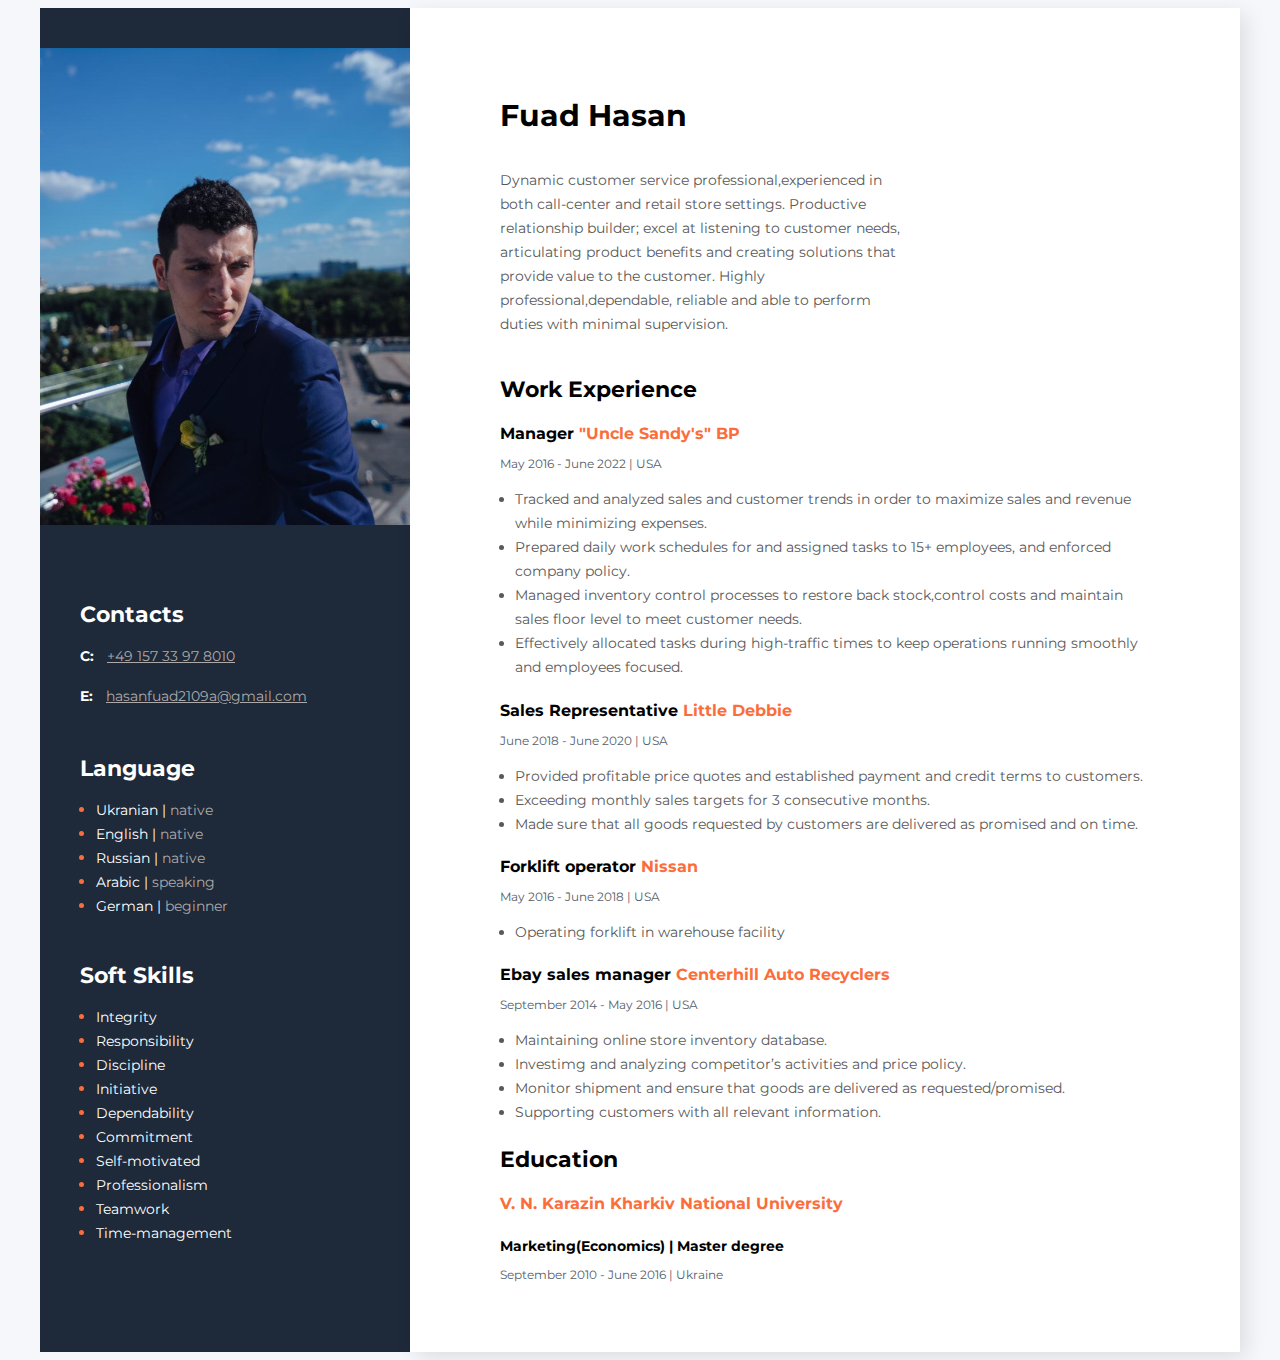
<file: index.html>
<!DOCTYPE html>
<html lang="en">
<head>
    <meta charset="UTF-8">
    <meta http-equiv="X-UA-Compatible" content="IE=edge">
    <meta name="viewport" content="width=device-width, initial-scale=1.0">
    <link rel="preconnect" href="https://fonts.googleapis.com">
    <link rel="preconnect" href="https://fonts.gstatic.com" crossorigin>
    <link href="https://fonts.googleapis.com/css2?family=Montserrat:wght@400;700&display=swap" rel="stylesheet">
    <link rel="stylesheet" href="styles/styles.css">
    <title>Resume</title>
</head>
<body>
    <!--Main-->
    <div class="main">
        <!--Main Content-->
        <div class="main-content">
            <!--About User-->
            <div class="about">

            <h1 class="about-name">Fuad Hasan </h1>

            <p class="about-description">
                Dynamic customer service professional,experienced in both call-center and retail store settings.
                Productive relationship builder; excel at listening to customer needs, articulating product benefits and creating solutions that provide value to the customer.
                Highly professional,dependable, reliable and able to perform duties with minimal supervision.
            </p>
             
            </div>
            <!--Work-->
            <div class="work">
            <h3 class="title">Work Experience</h3>
            <!--Company #4-->
            <div>
                <h4 class="work-position">Manager <span class="organization">"Uncle Sandy's" BP</span></h4>
                <p class="period">May 2016 - June 2022   <span class="line">|</span>   USA</p>
                <ul class="work-list">
                    <li class="work-list-item">Tracked and analyzed sales and customer trends in order to maximize sales and revenue while minimizing expenses.</li>
                    <li class="work-list-item">Prepared daily work schedules for and assigned tasks to 15+ employees, and enforced company policy.</li>
                    <li class="work-list-item">Managed inventory control processes to restore back stock,control costs and maintain sales floor level to meet customer needs.</li>
                    <li class="work-list-item">Effectively allocated tasks during high-traffic times to keep operations running smoothly and employees focused.</li>
                </ul> 
            </div>
            <!--Company #3-->
            <div>
                <h4 class="work-position"> Sales Representative <span class="organization">Little Debbie</span></h4>
                <p class="period">June 2018 - June 2020   <span class="line">|</span>   USA</p>
                <ul class="work-list">
                    <li class="work-list-item">Provided profitable price quotes and established payment and credit terms to customers.</li>
                    <li class="work-list-item">Exceeding monthly sales targets for 3 consecutive months.</li>
                    <li class="work-list-item">Made sure that all goods requested by customers are delivered as promised and on time.</li>
                </ul>
            </div>
            <!--Company #2-->
            <div>
                <h4 class="work-position">Forklift operator <span class="organization">Nissan</span></h4>
                <p class="period">May 2016 - June 2018   <span class="line">|</span>   USA</p>
                <ul class="work-list">
                    <li class="work-list-item">Operating forklift in warehouse facility</li>
                </ul>
            </div>
            <!--Company #1-->
            <div>
                <h4 class="work-position">Ebay sales manager <span class="organization">Centerhill Auto Recyclers</span></h4>
                <p class="period">September 2014 - May 2016   <span class="line">|</span>   USA</p>
                <ul class="work-list">
                    <li class="work-list-item">Maintaining online store inventory database.</li>
                    <li class="work-list-item">Investimg and analyzing competitor’s activities and price policy.</li>
                    <li class="work-list-item">Monitor shipment and ensure that goods are delivered as requested/promised.</li>
                    <li class="work-list-item">Supporting customers with all relevant information.</li>
                </ul>
            </div>
            </div>
            <!--Education-->
            <div class="education">
                <h3 class="title">Education</h3>
                <h4 class="university">V. N. Karazin Kharkiv National University </h4>
                <h5 class="speciality">Marketing(Economics) | Master degree</h5>
                <p class="period">September 2010 - June 2016   <span class="line">|</span>   Ukraine</p>
            </div>
        </div>
        <!--Sidebar-->
        <aside class="sidebar">
        <img src="img/photo.jpg" alt="user photo" class="photo">
        <!--Contacts-->
        <div class="contacts">
            <h3 class="sidebar-title">Contacts</h3>
            <div>
                <p> 
                    <span class="contact-type">C:</span>
                     <a href="tel:+4915733978010" class="contact-lnk">+49 157 33 97 8010</a>
                </p>
                <p>
                    <span class="contact-type">E:</span>
                     <a href="mailto:hasanfuad2109a@gmail.com" class="contact-lnk">hasanfuad2109a@gmail.com</a>
                </p>
            </div>
        </div>
        <!--Tech Skills-->
        <div class="language-skills">
            <h3 class="sidebar-title">Language</h3>
            <ul class="language-skills-list">
                <li class="language-skills-item"> <span class="language-skills-text">Ukranian | <a class="language-level">native</a></span></li>
                <li class="language-skills-item"> <span class="language-skills-text">English | <a class="language-level">native</a></span></li>
                <li class="language-skills-item"> <span class="language-skills-text">Russian | <a class="language-level">native</a></span></li>
                <li class="language-skills-item"> <span class="language-skills-text">Arabic | <a class="language-level">speaking</a></span></li>
                <li class="language-skills-item"> <span class="language-skills-text">German | <a class="language-level">beginner</a></span></li>
            </ul>
        </div>
        <!--Soft Skills-->
        <div class="soft-skills">
            <h3 class="sidebar-title">Soft Skills</h3>
            <ul class="soft-skills-list">
                <li class="soft-skills-item"> <span class="soft-skills-text">Integrity</span></li>
                <li class="soft-skills-item"> <span class="soft-skills-text">Responsibility</span></li>
                <li class="soft-skills-item"> <span class="soft-skills-text">Discipline</span></li>
                <li class="soft-skills-item"> <span class="soft-skills-text">Initiative</span></li>
                <li class="soft-skills-item"> <span class="soft-skills-text">Dependability</span></li>
                <li class="soft-skills-item"> <span class="soft-skills-text">Commitment</span></li>
                <li class="soft-skills-item"> <span class="soft-skills-text">Self-motivated</span></li>
                <li class="soft-skills-item"> <span class="soft-skills-text">Professionalism</span></li>
                <li class="soft-skills-item"> <span class="soft-skills-text">Teamwork</span></li>
                <li class="soft-skills-item"> <span class="soft-skills-text">Time-management</span></li>
            </ul>
        </div>
        </aside>
    </div>
</body>

</html>
</file>
<file: styles/styles.css>
body{
    font-family: 'Montserrat', sans-serif;
    background: #F5F7FA;
}

/* main styles */
.main{
    display: flex;
    flex-direction: row-reverse;
    width: 1200px;
    margin: 0 auto;
}

.main-content{
    background-color:#FFFFFF;
    box-shadow: 6px 6px 20px rgba(0, 0, 0, 0.1);
    padding: 60px 90px;
}

/* about styles */
.about{
    margin-bottom: 40px;
}

.about-position{
    font-style: normal;
    font-weight: bold;
    font-size: 14px;
    line-height: 17px;
    color: #000000;
    margin-bottom: 20px;
}

.about-name{
    font-style: normal;
    font-weight: bold;
    font-size: 30px;
    line-height: 55px;
    color: #000000;
    margin-bottom: 25px;
}

.about-description{
    font-style: normal;
    font-weight: normal;
    font-size: 14px;
    line-height: 24px;
    color: #595959;
    width: 400px;
}

.title{
    font-style: normal;
    font-weight: bold;
    font-size: 22px;
    line-height: 27px;
    color: #000000;
    margin-bottom: 10px;

}

/* work styles */

.work{
}

.work-position{
    font-style: normal;
    font-weight: bold;
    font-size: 16px;
    line-height: 20px;
    color: #000000;
    margin-bottom: 10px;
}

.organization{
    font-style: normal;
    font-weight: bold;
    font-size: 16px;
    line-height: 20px;
    color: #FB6D3A;
}

.period{
    font-style: normal;
    font-weight: normal;
    font-size: 12px;
    line-height: 15px;
    color: #565e6a;
    margin-bottom: 10px
}

.line{
    font-style: normal;
    font-weight: normal;
    font-size: 12px;
    line-height: 15px;
    color: #565e6a;
}

.work-list{
    padding: 0;
    margin-left: 15px;
}

.work-list-item{
    font-style: normal;
    font-weight: normal;
    font-size: 14px;
    line-height: 24px;
    color: #595959;

}

/* education styles */

.education{
}

.university{
    font-style: normal;
    font-weight: 700;
    font-size: 16px;
    line-height: 20px;
    color: #FB6D3A;
    margin-bottom: 11px;

}

.speciality{
    font-style: normal;
    font-weight: 700;
    font-size: 14px;
    line-height: 17px;
    color: #000000;
    margin-bottom: 12px;
}

/* sidebar styles */
.sidebar{
    background-color:#1E2939;
    padding-top: 40px;
    width: 370px;
}
.photo{
    width: 370px;
    margin-bottom: 50px;
}

.contacts,
.language-skills,
.soft-skills{
    margin-left: 40px;
}

.contacts{
    margin-bottom: 47px;
}

.language-skills{
    margin-bottom: 44px;
}

.sidebar-title{
    color: #FFFFFF;
    font-style: normal;
    font-weight: bold;
    font-size: 22px;
    line-height: 27px;
    margin-bottom: 8px;
}

.contact-type{
    font-style: normal;
    font-weight: bold;
    font-size: 14px;
    line-height: 24px;
    color: #ffffff;
    margin-right: 9px;
}

.contact-lnk{
    font-style: normal;
    font-weight: normal;
    font-size: 14px;
    line-height: 24px;
    color: #ada9a9;
}

.language-skills-list{
color: #ffffff;
padding: 0;
margin-left: 16px;
}

.language-skills-item{
    color: #FB6D3A;
}

.language-skills-text{
    font-style: normal;
    font-weight: normal;
    font-size: 14px;
    line-height: 24px;
    color: #FFFFFF;
}

.language-level{
    font-style: normal;
    font-weight: normal;
    font-size: 14px;
    line-height: 24px;
    color: #ada9a9;  
}

.soft-skills-list{
color: #ffffff;
padding: 0;
margin-left: 16px;
}

.soft-skills-item{
    color: #FB6D3A;
}

.soft-skills-text{
    font-style: normal;
    font-weight: normal;
    font-size: 14px;
    line-height: 24px;
    color: #FFFFFF;
}
</file>
